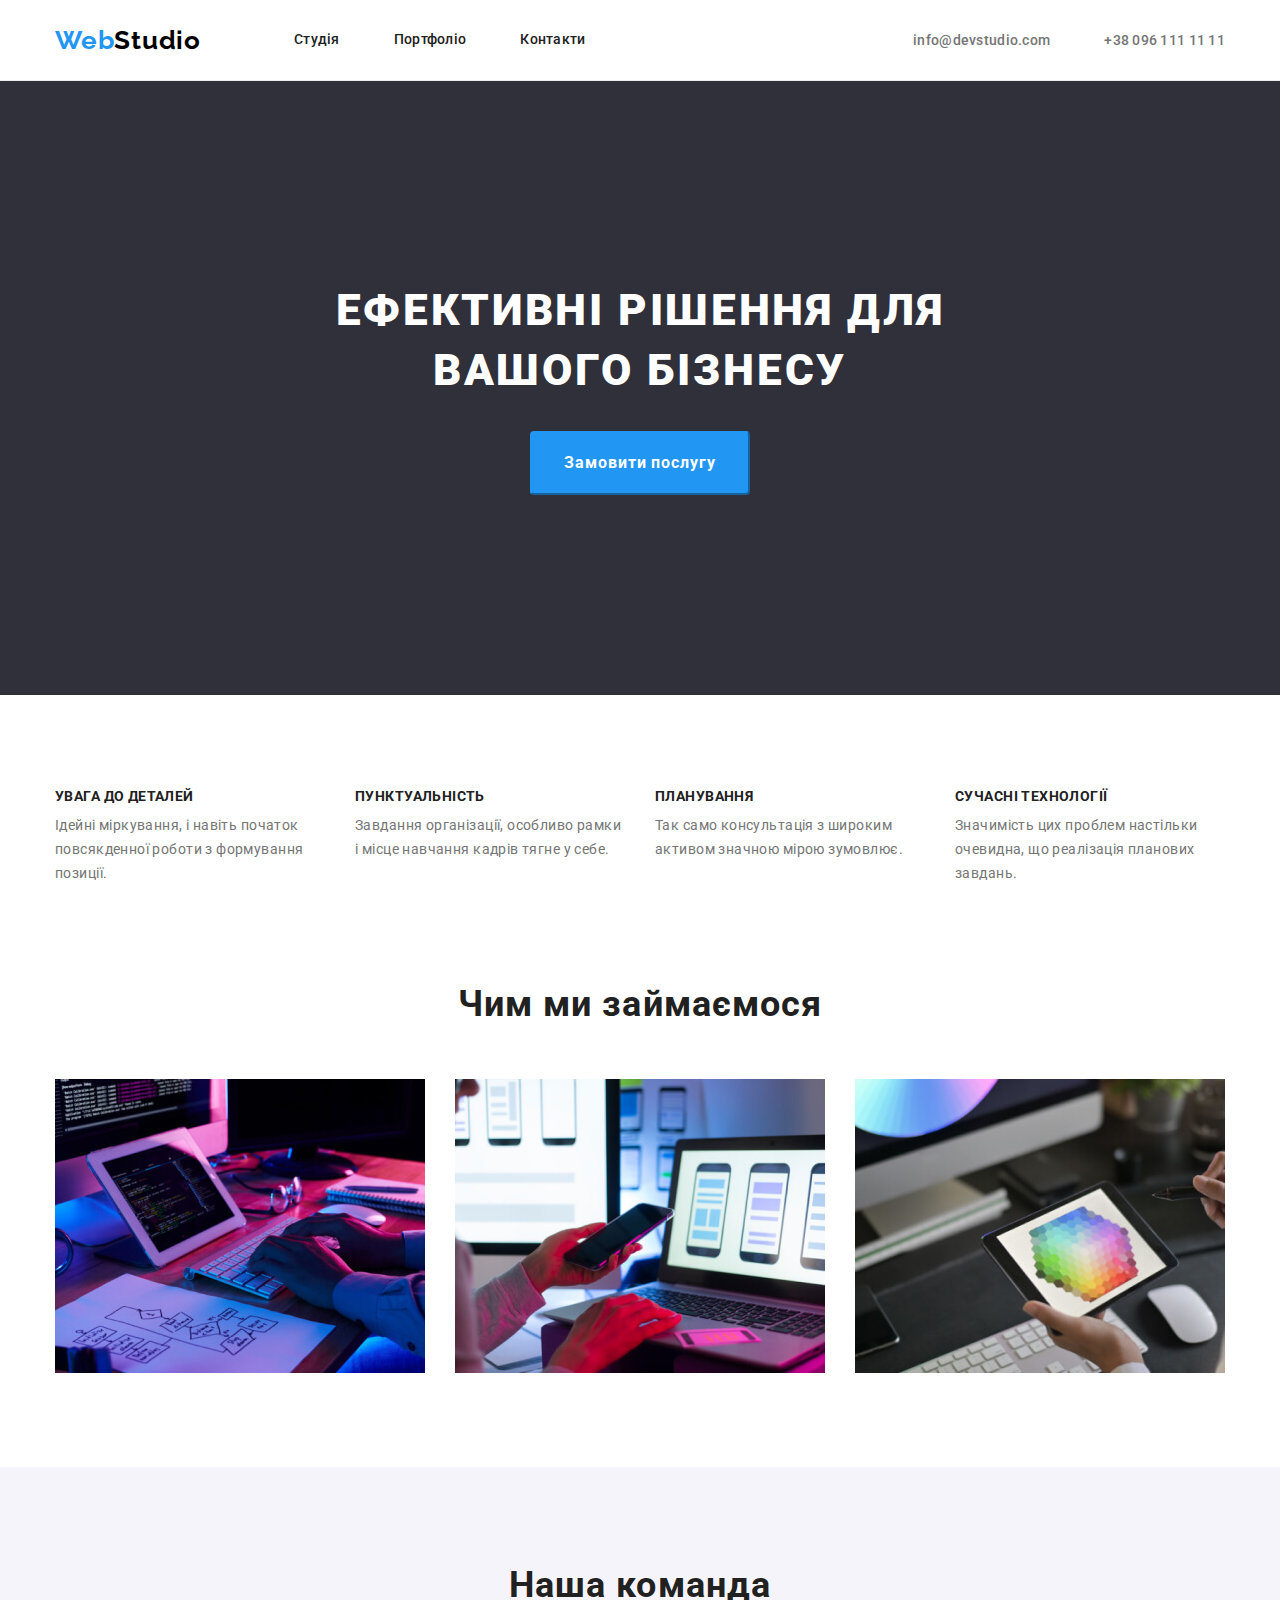
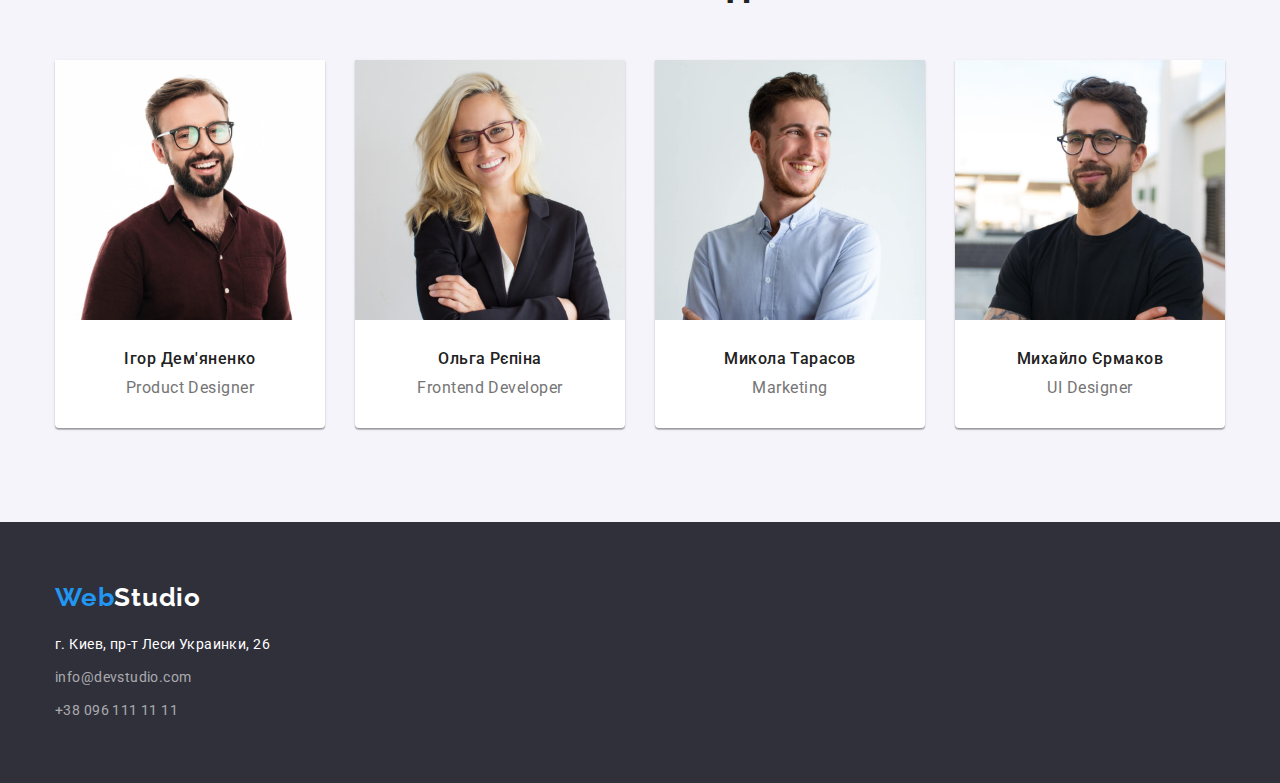
<file: index.html>
<!DOCTYPE html>
<html lang="uk">
  <head>
    <meta charset="UTF-8" />
    <meta http-equiv="X-UA-Compatible" content="IE=edge" />
    <meta name="Студия" content="width=device-width, initial-scale=1.0" />
    <title>Студия</title>
    <link rel="preconnect" href="https://fonts.googleapis.com" />
    <link rel="preconnect" href="https://fonts.gstatic.com" crossorigin />
    <link
      href="https://fonts.googleapis.com/css2?family=Raleway:wght@700&family=Roboto:wght@400;500;700;900&display=swap"
      rel="stylesheet"
    />
    <link rel="stylesheet" href="css/styles.css" />
  </head>
  <body>
    <header>
        <div class="navigation container navi-top">
          <nav class="navigation-box">
            <div class="logo-navigation">
              <a class="logo-nav" href="./index.html"
                ><span style="color: #2196f3">Web</span>Studio</a
              >
            </div>
            <div class="links-navigation">
              <ul class="top-nav-links">
                <li class="top-nav-item">
                  <a class="top-nav-text" href="./index.html">Студія</a>
                </li>
                <li class="top-nav-item">
                  <a class="top-nav-text" href="./portfolio.html">Портфоліо</a>
                </li>
                <li class="top-nav-item">
                  <a class="top-nav-text" href="#">Контакти</a>
                </li>
              </ul>
            </div>
          </nav>
          <ul class="top-contacts">
            <li class="top-contacts-item">
              <a class="top-contacts-text" href="mailto:info@devstudio.com"
                >info@devstudio.com</a
              >
            </li>
            <li class="top-contacts-item">
              <a class="top-contacts-text" href="tel:+380961111111"
                >+38 096 111 11 11</a
              >
            </li>
          </ul>
        </div>
    </header>
    <main>
      <section class="hero-top-section">
        <div class="container">
        <h1 class="hero-top-header">Ефективні рішення для вашого бізнесу</h1>
          <button class="hero-top-button" type="button">
            Замовити послугу
          </button>
      </section>
      <section class="features-block">
        <div class="container">
        <ul class="features">
          <li class="feature">
            <h3 class="feature-header">Увага до деталей</h3>
            <p class="feature-text">
              Ідейні міркування, і навіть початок повсякденної роботи з
              формування позиції.
            </p>
          </li>
          <li class="feature">
            <h3 class="feature-header">Пунктуальність</h3>
            <p class="feature-text">
              Завдання організації, особливо рамки і місце навчання кадрів тягне
              у себе.
            </p>
          </li>
          <li class="feature">
            <h3 class="feature-header">Планування</h3>
            <p class="feature-text">
              Так само консультація з широким активом значною мірою зумовлює.
            </p>
          </li>
          <li class="feature">
            <h3 class="feature-header">Сучасні технології</h3>
            <p class="feature-text">
              Значимість цих проблем настільки очевидна, що реалізація планових
              завдань.
            </p>
          </li>
        </ul>
      </div>
      </section>
      <section class="wwd">
        <div class="container">
        <h2 class="wwd-header">Чим ми займаємося</h2>
        <ul class="wwd-list">
          <li class="wwd-item">
            <img
              src="images/img.jpeg"
              alt="Ввод програмного кода на клавиатуре"
              width="370"
            />
          </li>
          <li class="wwd-item">
            <img
              src="images/img2.jpeg"
              alt="Проверка апликаций на телефоне"
              width="370"
            />
          </li>
          <li class="wwd-item">
            <img
              src="images/img3.jpeg"
              alt="Подбор цветов на планшете"
              width="370"
            />
          </li>
        </ul>
      </div>
      </section>
      <section class="about">
        <div class="container">
        <h2 class="about-header">Наша команда</h2>
        <ul class="about-list">
          <li class="about-item">
            <img
              class="about-image"
              src="images/img4.jpeg"
              alt="Мужчина в очках"
              width="270"
            />
            <h3 class="about-name">Ігор Дем'яненко</h3>
            <p class="about-text">Product Designer</p>
          </li>
          <li class="about-item">
            <img
              class="about-image"
              src="images/img5.jpeg"
              alt="Женщина в очках"
              width="270"
            />
            <h3 class="about-name">Ольга Рєпіна</h3>
            <p class="about-text">Frontend Developer</p>
          </li>
          <li class="about-item">
            <img
              class="about-image"
              src="images/img6.jpeg"
              alt="Мужчина улыбается"
              width="270"
            />
            <h3 class="about-name">Микола Тарасов</h3>
            <p class="about-text">Marketing</p>
          </li>
          <li class="about-item">
            <img
              class="about-image"
              src="images/img7.jpeg"
              alt="Мужчина в черной футболке"
              width="270"
            />
            <h3 class="about-name">Михайло Єрмаков</h3>
            <p class="about-text">UI Designer</p>
          </li>
        </ul>
      </div>
      </section>
    </main>
    <footer class="footer">
        <div class="container">
          <a class="logo-footer" href="./index.html"
            ><span style="color: #2196f3">Web</span>Studio</a
          >
          <address>
            <ul class="footer-list">
              <li class="footer-item">
                <a
                  class="footer-adr"
                  href="https://goo.gl/maps/CPtrU1FHBa2aNyZL9"
                  target="_blank"
                  rel="noopener noreferrer nofollow"
                  >г. Киев, пр-т Леси Украинки, 26</a
                >
              </li>
              <li class="footer-item">
                <a class="footer-mail" href="mailto:info@devstudio.com"
                  >info@devstudio.com</a
                >
              </li>
              <li class="footer-item">
                <a class="footer-tel" href="tel:+380961111111"
                  >+38 096 111 11 11</a
                >
              </li>
            </ul>
          </address>
        </div>
    </footer>
  </body>
</html>
</file>
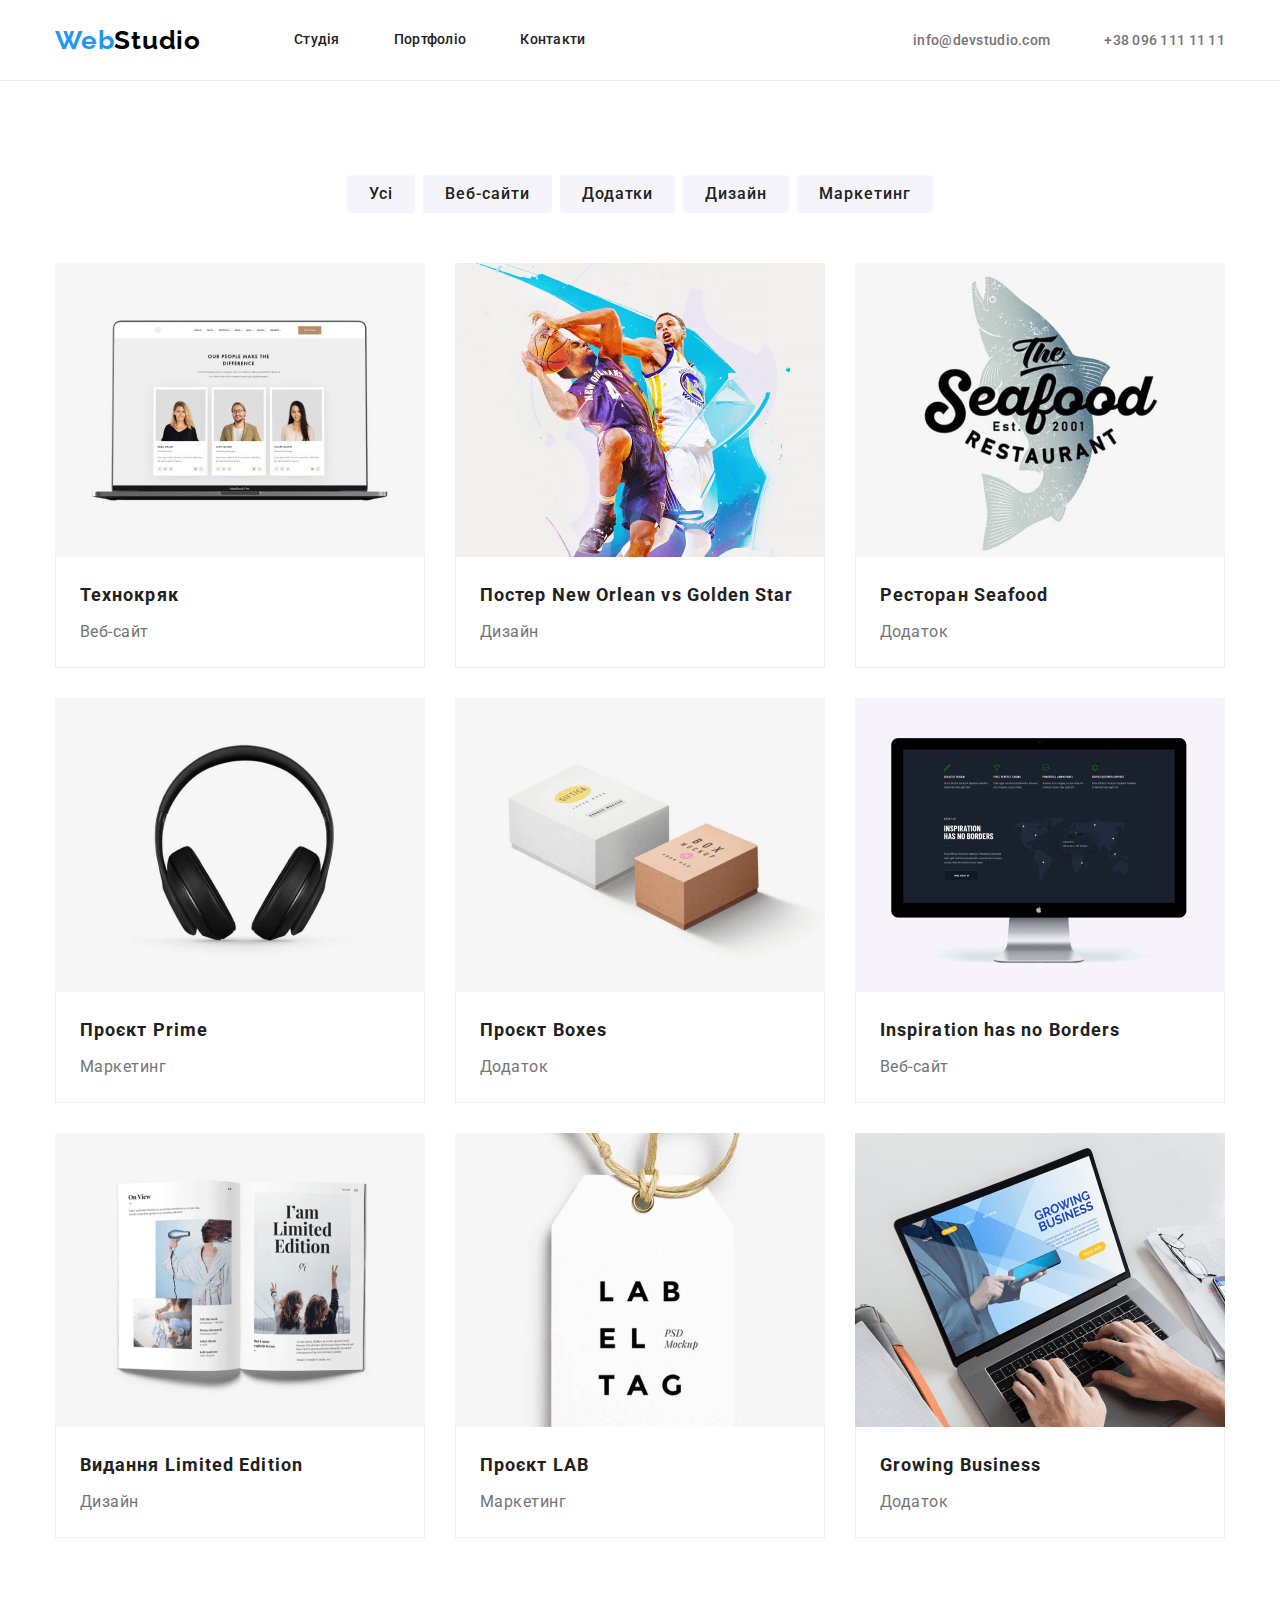
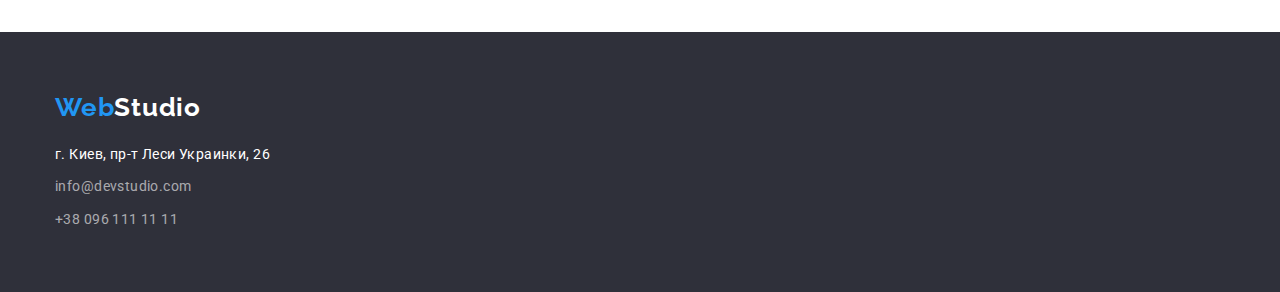
<file: portfolio.html>
<!DOCTYPE html>
<html lang="uk">
  <head>
    <meta charset="UTF-8" />
    <meta http-equiv="X-UA-Compatible" content="IE=edge" />
    <meta name="viewport" content="width=device-width, initial-scale=1.0" />
    <title>Портфолио</title>
    <link rel="preconnect" href="https://fonts.googleapis.com" />
    <link rel="preconnect" href="https://fonts.gstatic.com" crossorigin />
    <link
      href="https://fonts.googleapis.com/css2?family=Raleway:wght@700&family=Roboto:wght@400;500;700;900&display=swap"
      rel="stylesheet"
    />
    <link rel="stylesheet" href="css/styles.css" />
  </head>
  <body>
    <header>
      <div class="navigation container navi-top">
        <nav class="navigation-box">
          <div class="logo-navigation">
            <a class="logo-nav" href="./index.html"
              ><span style="color: #2196f3">Web</span>Studio</a
            >
          </div>
            <ul class="top-nav-links">
              <li class="top-nav-item">
                <a class="top-nav-text" href="./index.html">Студія</a>
              </li>
              <li class="top-nav-item">
                <a class="top-nav-text" href="./portfolio.html">Портфоліо</a>
              </li>
              <li class="top-nav-item">
                <a class="top-nav-text" href="#">Контакти</a>
              </li>
            </ul>
        </nav>
        <ul class="top-contacts">
          <li class="top-contacts-item">
            <a class="top-contacts-text" href="mailto:info@devstudio.com"
              >info@devstudio.com</a
            >
          </li>
          <li class="top-contacts-item">
            <a class="top-contacts-text" href="tel:+380961111111"
              >+38 096 111 11 11</a
            >
          </li>
        </ul>
      </div>
    </header>
    <main>
      <section class="main-nav section">
        <div class="container">
          <ul class="main-nav-list">
            <li class="main-nav-item">
              <button class="main-nav-button" type="button">Усі</button>
            </li>
            <li class="main-nav-item">
              <button class="main-nav-button" type="button">Веб-сайти</button>
            </li>
            <li class="main-nav-item">
              <button class="main-nav-button" type="button">Додатки</button>
            </li>
            <li class="main-nav-item">
              <button class="main-nav-button" type="button">Дизайн</button>
            </li>
            <li class="main-nav-item">
              <button class="main-nav-button" type="button">Маркетинг</button>
            </li>
          </ul>
          <ul class="portfolio-list">
            <li class="portfolio-item">
              <img
                width="370"
                class="portfolio-image"
                src="images/img.png"
                alt="Три человека на экране"
              />
              <div class="portfolio-headtext">
                <h3 class="portfolio-header">Технокряк</h3>
                <p class="portfolio-text">Веб-сайт</p>
              </div>
            </li>
            <li class="portfolio-item">
              <img
                width="370"
                class="portfolio-image"
                src="images/img-1.png"
                alt="Баскетболисты"
              />
              <div class="portfolio-headtext">
                <h3 class="portfolio-header">
                  Постер New Orlean vs Golden Star
                </h3>
                <p class="portfolio-text">Дизайн</p>
              </div>
            </li>
            <li class="portfolio-item">
              <img
                width="370"
                class="portfolio-image"
                src="images/img-2.png"
                alt="Логотип рыбного ресторана"
              />
              <div class="portfolio-headtext">
                <h3 class="portfolio-header">Ресторан Seafood</h3>
                <p class="portfolio-text">Додаток</p>
              </div>
            </li>
            <li class="portfolio-item">
              <img
                width="370"
                class="portfolio-image"
                src="images/img-3.png"
                alt="Наушники"
              />
              <div class="portfolio-headtext">
                <h3 class="portfolio-header">Проєкт Prime</h3>
                <p class="portfolio-text">Маркетинг</p>
              </div>
            </li>
            <li class="portfolio-item">
              <img
                width="370"
                class="portfolio-image"
                src="images/img-4.png"
                alt="Две коробки"
              />
              <div class="portfolio-headtext">
                <h3 class="portfolio-header">Проєкт Boxes</h3>
                <p class="portfolio-text">Додаток</p>
              </div>
            </li>
            <li class="portfolio-item">
              <img
                width="370"
                class="portfolio-image"
                src="images/img-5.png"
                alt="Экран монитора"
              />
              <div class="portfolio-headtext">
                <h3 class="portfolio-header">Inspiration has no Borders</h3>
                <p class="portfolio-text">Веб-сайт</p>
              </div>
            </li>
            <li class="portfolio-item">
              <img
                width="370"
                class="portfolio-image"
                src="images/img-6.png"
                alt="Журнал"
              />
              <div class="portfolio-headtext">
                <h3 class="portfolio-header">Видання Limited Edition</h3>
                <p class="portfolio-text">Дизайн</p>
              </div>
            </li>
            <li class="portfolio-item">
              <img
                width="370"
                class="portfolio-image"
                src="images/img-7.png"
                alt="Бирка"
              />
              <div class="portfolio-headtext">
                <h3 class="portfolio-header">Проєкт LAB</h3>
                <p class="portfolio-text">Маркетинг</p>
              </div>
            </li>
            <li class="portfolio-item">
              <img
                width="370"
                class="portfolio-image"
                src="images/img-8.png"
                alt="Человек печатает на ноутбуке"
              />
              <div class="portfolio-headtext">
                <h3 class="portfolio-header">Growing Business</h3>
                <p class="portfolio-text">Додаток</p>
              </div>
            </li>
          </ul>
        </div>
      </section>
    </main>
    <footer class="footer">
      <div class="container">
        <div class="column-footer">
        <a class="logo-footer" href="./index.html"
          ><span style="color: #2196f3">Web</span>Studio</a
        >
        <address>
          <ul class="footer-list">
            <li class="footer-item">
              <a
                class="footer-adr"
                href="https://goo.gl/maps/CPtrU1FHBa2aNyZL9"
                target="_blank"
                rel="noopener noreferrer nofollow"
                >г. Киев, пр-т Леси Украинки, 26</a
              >
            </li>
            <li class="footer-item">
              <a class="footer-mail" href="mailto:info@devstudio.com"
                >info@devstudio.com</a
              >
            </li>
            <li class="footer-item">
              <a class="footer-tel" href="tel:+380961111111"
                >+38 096 111 11 11</a
              >
            </li>
          </ul>
        </address>
    </footer>
  </body>
</html>
</file>
<file: css/styles.css>
/*reset css */
/* http://meyerweb.com/eric/tools/css/reset/ 
   v2.0 | 20110126
   License: none (public domain)
*/

html,
body,
div,
span,
applet,
object,
iframe,
h1,
h2,
h3,
h4,
h5,
h6,
p,
blockquote,
pre,
a,
abbr,
acronym,
address,
big,
cite,
code,
del,
dfn,
em,
img,
ins,
kbd,
q,
s,
samp,
small,
strike,
strong,
sub,
sup,
tt,
var,
b,
u,
i,
center,
dl,
dt,
dd,
ol,
ul,
li,
fieldset,
form,
label,
legend,
table,
caption,
tbody,
tfoot,
thead,
tr,
th,
td,
article,
aside,
canvas,
details,
embed,
figure,
figcaption,
footer,
header,
hgroup,
menu,
nav,
output,
ruby,
section,
summary,
time,
mark,
audio,
video {
  margin: 0;
  padding: 0;
  border: 0;
  font-size: 100%;
  font: inherit;
  vertical-align: baseline;
}
/* HTML5 display-role reset for older browsers */
article,
aside,
details,
figcaption,
figure,
footer,
header,
hgroup,
menu,
nav,
section {
  display: block;
}
body {
  line-height: 1;
}
ol,
ul {
  list-style: none;
}
blockquote,
q {
  quotes: none;
}
blockquote:before,
blockquote:after,
q:before,
q:after {
  content: "";
  content: none;
}
table {
  border-collapse: collapse;
  border-spacing: 0;
}

/* normalize css */
/*! modern-normalize v1.1.0 | MIT License | https://github.com/sindresorhus/modern-normalize */

/*
Document
========
*/

/**
Use a better box model (opinionated).
*/

*,
::before,
::after {
  box-sizing: border-box;
}

/**
Use a more readable tab size (opinionated).
*/

html {
  -moz-tab-size: 4;
  tab-size: 4;
}

/**
1. Correct the line height in all browsers.
2. Prevent adjustments of font size after orientation changes in iOS.
*/

html {
  line-height: 1.15; /* 1 */
  -webkit-text-size-adjust: 100%; /* 2 */
}

/*
Sections
========
*/

/**
Remove the margin in all browsers.
*/

body {
  margin: 0;
}

/**
Improve consistency of default fonts in all browsers. (https://github.com/sindresorhus/modern-normalize/issues/3)
*/

body {
  font-family: system-ui, -apple-system,
    /* Firefox supports this but not yet `system-ui` */ "Segoe UI", Roboto,
    Helvetica, Arial, sans-serif, "Apple Color Emoji", "Segoe UI Emoji";
}

/*
Grouping content
================
*/

/**
1. Add the correct height in Firefox.
2. Correct the inheritance of border color in Firefox. (https://bugzilla.mozilla.org/show_bug.cgi?id=190655)
*/

hr {
  height: 0; /* 1 */
  color: inherit; /* 2 */
}

/*
Text-level semantics
====================
*/

/**
Add the correct text decoration in Chrome, Edge, and Safari.
*/

abbr[title] {
  text-decoration: underline dotted;
}

/**
Add the correct font weight in Edge and Safari.
*/

b,
strong {
  font-weight: bolder;
}

/**
1. Improve consistency of default fonts in all browsers. (https://github.com/sindresorhus/modern-normalize/issues/3)
2. Correct the odd 'em' font sizing in all browsers.
*/

code,
kbd,
samp,
pre {
  font-family: ui-monospace, SFMono-Regular, Consolas, "Liberation Mono", Menlo,
    monospace; /* 1 */
  font-size: 1em; /* 2 */
}

/**
Add the correct font size in all browsers.
*/

small {
  font-size: 80%;
}

/**
Prevent 'sub' and 'sup' elements from affecting the line height in all browsers.
*/

sub,
sup {
  font-size: 75%;
  line-height: 0;
  position: relative;
  vertical-align: baseline;
}

sub {
  bottom: -0.25em;
}

sup {
  top: -0.5em;
}

/*
Tabular data
============
*/

/**
1. Remove text indentation from table contents in Chrome and Safari. (https://bugs.chromium.org/p/chromium/issues/detail?id=999088, https://bugs.webkit.org/show_bug.cgi?id=201297)
2. Correct table border color inheritance in all Chrome and Safari. (https://bugs.chromium.org/p/chromium/issues/detail?id=935729, https://bugs.webkit.org/show_bug.cgi?id=195016)
*/

table {
  text-indent: 0; /* 1 */
  border-color: inherit; /* 2 */
}

/*
Forms
=====
*/

/**
1. Change the font styles in all browsers.
2. Remove the margin in Firefox and Safari.
*/

button,
input,
optgroup,
select,
textarea {
  font-family: inherit; /* 1 */
  font-size: 100%; /* 1 */
  line-height: 1.15; /* 1 */
  margin: 0; /* 2 */
}

/**
Remove the inheritance of text transform in Edge and Firefox.
1. Remove the inheritance of text transform in Firefox.
*/

button,
select {
  /* 1 */
  text-transform: none;
}

/**
Correct the inability to style clickable types in iOS and Safari.
*/

button,
[type="button"],
[type="reset"],
[type="submit"] {
  -webkit-appearance: button;
}

/**
Remove the inner border and padding in Firefox.
*/

::-moz-focus-inner {
  border-style: none;
  padding: 0;
}

/**
Restore the focus styles unset by the previous rule.
*/

:-moz-focusring {
  outline: 1px dotted ButtonText;
}

/**
Remove the additional ':invalid' styles in Firefox.
See: https://github.com/mozilla/gecko-dev/blob/2f9eacd9d3d995c937b4251a5557d95d494c9be1/layout/style/res/forms.css#L728-L737
*/

:-moz-ui-invalid {
  box-shadow: none;
}

/**
Remove the padding so developers are not caught out when they zero out 'fieldset' elements in all browsers.
*/

legend {
  padding: 0;
}

/**
Add the correct vertical alignment in Chrome and Firefox.
*/

progress {
  vertical-align: baseline;
}

/**
Correct the cursor style of increment and decrement buttons in Safari.
*/

::-webkit-inner-spin-button,
::-webkit-outer-spin-button {
  height: auto;
}

/**
1. Correct the odd appearance in Chrome and Safari.
2. Correct the outline style in Safari.
*/

[type="search"] {
  -webkit-appearance: textfield; /* 1 */
  outline-offset: -2px; /* 2 */
}

/**
Remove the inner padding in Chrome and Safari on macOS.
*/

::-webkit-search-decoration {
  -webkit-appearance: none;
}

/**
1. Correct the inability to style clickable types in iOS and Safari.
2. Change font properties to 'inherit' in Safari.
*/

::-webkit-file-upload-button {
  -webkit-appearance: button; /* 1 */
  font: inherit; /* 2 */
}

/*
Interactive
===========
*/

/*
Add the correct display in Chrome and Safari.
*/

summary {
  display: list-item;
}

/* my css */

:root {
  --brand-backcolor1: #fff;
  --brand-backcolor2: #f5f4fa;
  --brand-backcolor3: #2f303a;
  --brand-color1: #212121;
  --brand-color2: #757575;
  --brand-color3: #2196f3;
}

body {
  font-family: "Roboto", sans-serif;
  color: var(--brand-color1);
  background-color: #fff;
}
.navigation {
  display: flex;
  align-items: center;
}
.navigation-box {
  display: flex;
  align-items: center;
}
li {
  list-style-type: none;
}
hr {
  border: 1px solid #ececec;
  color: #ececec;
}
.top-nav-item {
  display: inline-block;
  margin-left: 50px;
}
.top-nav-item:first-child {
  margin-left: 0px;
}
.top-contacts {
  margin-left: auto;
}
.top-contacts-item {
  display: inline-block;
  margin-left: 50px;
}
.top-contacts-item:first-child {
  margin-left: 0px;
}
a.logo-nav {
  font-family: Raleway;
  font-size: 26px;
  font-weight: 700;
  line-height: 1.19;
  letter-spacing: 0.03em;
  text-align: left;
  color: #000000;
  text-decoration: none;
}

li.top-nav-item {
  list-style-type: none;
}

.top-nav-text {
  display: block;
  padding: 32px 0;
  font-size: 14px;
  font-weight: 500;
  line-height: 1.14;
  letter-spacing: 0.02em;
  text-align: left;
  cursor: pointer;
  text-decoration: none;
  color: var(--brand-color1);
}
.top-nav-text:hover {
  color: var(--brand-color3);
}

.top-nav-text:focus {
  color: var(--brand-color3);
}

li.top-contacts-item {
  list-style-type: none;
}
.top-contacts-text {
  font-size: 14px;
  font-weight: 500;
  line-height: 1.14;
  letter-spacing: 0.02em;
  text-decoration: none;
  text-align: left;
  color: var(--brand-color2);
}
.top-contacts-text:hover {
  color: var(--brand-color3);
}
.top-contacts-text:focus {
  color: var(--brand-color3);
}
.hero-top-section {
  background-color: var(--brand-backcolor3);
  display: block;
  text-align: center;
  padding-top: 200px;
  padding-bottom: 200px;
}
.hero-top-header {
  text-transform: uppercase;
  font-size: 44px;
  font-weight: 900;
  line-height: 1.36;
  letter-spacing: 0.06em;
  text-align: center;
  color: var(--brand-backcolor1);
  max-width: 696px;
  margin: auto;
}

.hero-top-button {
  display: block;
  margin: 0 auto;
  font-family: "roboto";
  background-color: var(--brand-color3);
  border-radius: 4px;
  border-color: var(--brand-color3);
  color: white;
  padding: 15px 32px;
  font-size: 16px;
  font-weight: 700;
  line-height: 1.87;
  letter-spacing: 0.06em;
  text-align: center;
  text-decoration: none;
  cursor: pointer;
  text-decoration: none;
  margin-top: 30px;
}
.hero-top-button:hover {
  background-color: #188ce8;
  border-radius: 4px;
  border-color: #188ce8;
  color: var(--brand-backcolor1);
  box-shadow: 0px 4px 4px 0px #00000026;
}
.hero-top-button:focus {
  background-color: #188ce8;
  border-radius: 4px;
  border-color: #188ce8;
  color: var(--brand-backcolor1);
  box-shadow: 0px 4px 4px 0px #00000026;
}
.features-block {
  padding-top: 94px;
}
.features {
  text-align: center;
  display: flex;
  justify-content: center;
  gap: 30px;
}
li.feature {
  list-style-type: none;
  font-size: 14px;
  text-align: left;
  letter-spacing: 0.03em;
  width: 270px;
  vertical-align: top;
}
h3.feature-header {
  color: var(--brand-color1);
  font-weight: 700;
  line-height: 1.14;
  font-size: 14px;
  text-transform: uppercase;
}
p.feature-text {
  color: var(--brand-color2);
  line-height: 1.71;
  margin-top: 10px;
}
.wwd {
  padding-top: 94px;
  padding-bottom: 94px;
  text-align: center;
  padding-left: 0px;
}
h2.wwd-header {
  font-size: 36px;
  font-weight: 700;
  line-height: 1.36;
  letter-spacing: 0.03em;
  text-align: center;
}
.wwd-list {
  display: flex;
  margin: auto;
  margin-top: 50px;
}
.wwd-item {
  display: inline-block;
  margin: auto;
  margin-right: 30px;
}
.wwd-item:last-child {
  margin-right: 0px;
}
.about {
  text-align: center;
  background: var(--brand-backcolor2);
  padding-bottom: 94px;
  padding-top: 94px;
}
.about-list {
  margin: auto;
  margin-top: 50px;
  display: flex;
  gap: 30px;
}
.about-item {
  margin: auto;
  background-color: #fff;
  box-shadow: 0px 2px 1px 0px #00000033, 0px 1px 1px 0px #00000024,
    0px 1px 3px 0px #0000001f;
  border-bottom-left-radius: 4px;
  border-bottom-right-radius: 4px;
}
.about-item:last-child {
  margin-right: 0px;
}
h2.about-header {
  font-size: 36px;
  font-weight: 700;
  line-height: 1.36;
  letter-spacing: 0.03em;
  text-align: center;
}
h3.about-name {
  font-size: 16px;
  font-weight: 500;
  line-height: 1.18;
  letter-spacing: 0.03em;
  text-align: center;
  padding-top: 30px;
}
p.about-text {
  font-size: 16px;
  line-height: 1.18;
  letter-spacing: 0.03em;
  text-align: center;
  color: var(--brand-color2);
  margin-top: 10px;
  padding-bottom: 30px;
}
.footer {
  background-color: var(--brand-backcolor3);
  padding-top: 60px;
  padding-bottom: 60px;
}
.footer-list {
  margin-top: 20px;
  margin-top: 0;
}
.footer-item {
  margin-top: 9px;
}
.footer-item:first-child {
  margin-top: 0px;
}
a.logo-footer {
  font-family: Raleway;
  font-size: 26px;
  font-weight: 700;
  line-height: 1.19;
  letter-spacing: 0.03em;
  text-align: left;
  color: var(--brand-backcolor1);
  text-decoration: none;
  margin-bottom: 20px;
  display: block;
}
a.footer-adr {
  text-decoration: none;
  font-size: 14px;
  line-height: 1.71;
  letter-spacing: 0.03em;
  text-align: left;
  color: var(--brand-backcolor1);
}
a.footer-mail {
  text-decoration: none;
  font-size: 14px;
  line-height: 1.71;
  letter-spacing: 0.03em;
  text-align: left;
  color: #ffffff99;
}
a.footer-tel {
  text-decoration: none;
  font-size: 14px;
  line-height: 1.71;
  letter-spacing: 0.03em;
  text-align: left;
  color: #ffffff99;
}
address {
  display: block;
  font-style: normal;
}

.main-nav-list {
  display: flex;
  justify-content: center;
  align-items: center;
}
.portfolio {
  text-align: center;
}
.portfolio-header {
  font-size: 18px;
  font-weight: 700;
  line-height: 36px;
  letter-spacing: 0.06em;
  text-align: left;
}
.portfolio-text {
  font-size: 16px;
  line-height: 1.87;
  letter-spacing: 0.03em;
  text-align: left;
  color: var(--brand-color2);
  margin-top: 4px;
}
.main-nav-button {
  background-color: var(--brand-backcolor2);
  border-radius: 4px;
  border-color: var(--brand-backcolor1);
  border: none;
  color: var(--brand-color1);
  padding: 6px 22px;
  font-size: 16px;
  font-weight: 500;
  line-height: 1.62;
  letter-spacing: 0.06em;
  text-align: center;
  text-decoration: none;
  box-shadow: 0px 0px 0px 0px var(--brand-backcolor1);
  cursor: pointer;
  font-family: "roboto";
}
.main-nav-button:hover {
  background-color: var(--brand-color3);
  border-radius: 4px;
  border-color: var(--brand-color3);
  color: var(--brand-backcolor1);
  box-shadow: 0px 4px 4px 0px #00000026;
}
.main-nav-button:focus {
  background-color: var(--brand-color3);
  border-radius: 4px;
  border-color: var(--brand-color3);
  color: var(--brand-backcolor1);
  box-shadow: 0px 4px 4px 0px #00000026;
}
.hero-top-header {
  align-items: center;
  text-align: center;
}
/* 3rd homework */
.container {
  width: 1200px;
  margin: 0 auto;
  padding-left: 15px;
  padding-right: 15px;
}
.section {
  padding-top: 94px;
  padding-bottom: 94px;
}
.portfolio-list {
  margin-top: 50px;
  display: flex;
  gap: 30px;
  align-content: center;
  justify-content: center;
  flex-wrap: wrap;
}
.main-nav-item {
  margin-right: 8px;
}
.main-nav-item:last-child {
  margin-right: 0px;
}
/*
.portfolio-item:nth-child(3n + 3) {
  margin-right: 0px;
}
.portfolio-item:nth-child(n + 4) {
  margin-top: 30px;
}*/
img {
  display: block;
  max-width: 100%;
  height: auto;
}
.portfolio-headtext {
  padding: 20px 24px 20px 24px;
  border: 1px solid #eeeeee;
  border-top: none;
}
header {
  border-bottom-color: #ececec;
  border-bottom-width: 1px;
  border-style: solid;
}
.top-nav-links {
  margin-left: 93px;
}
</file>
